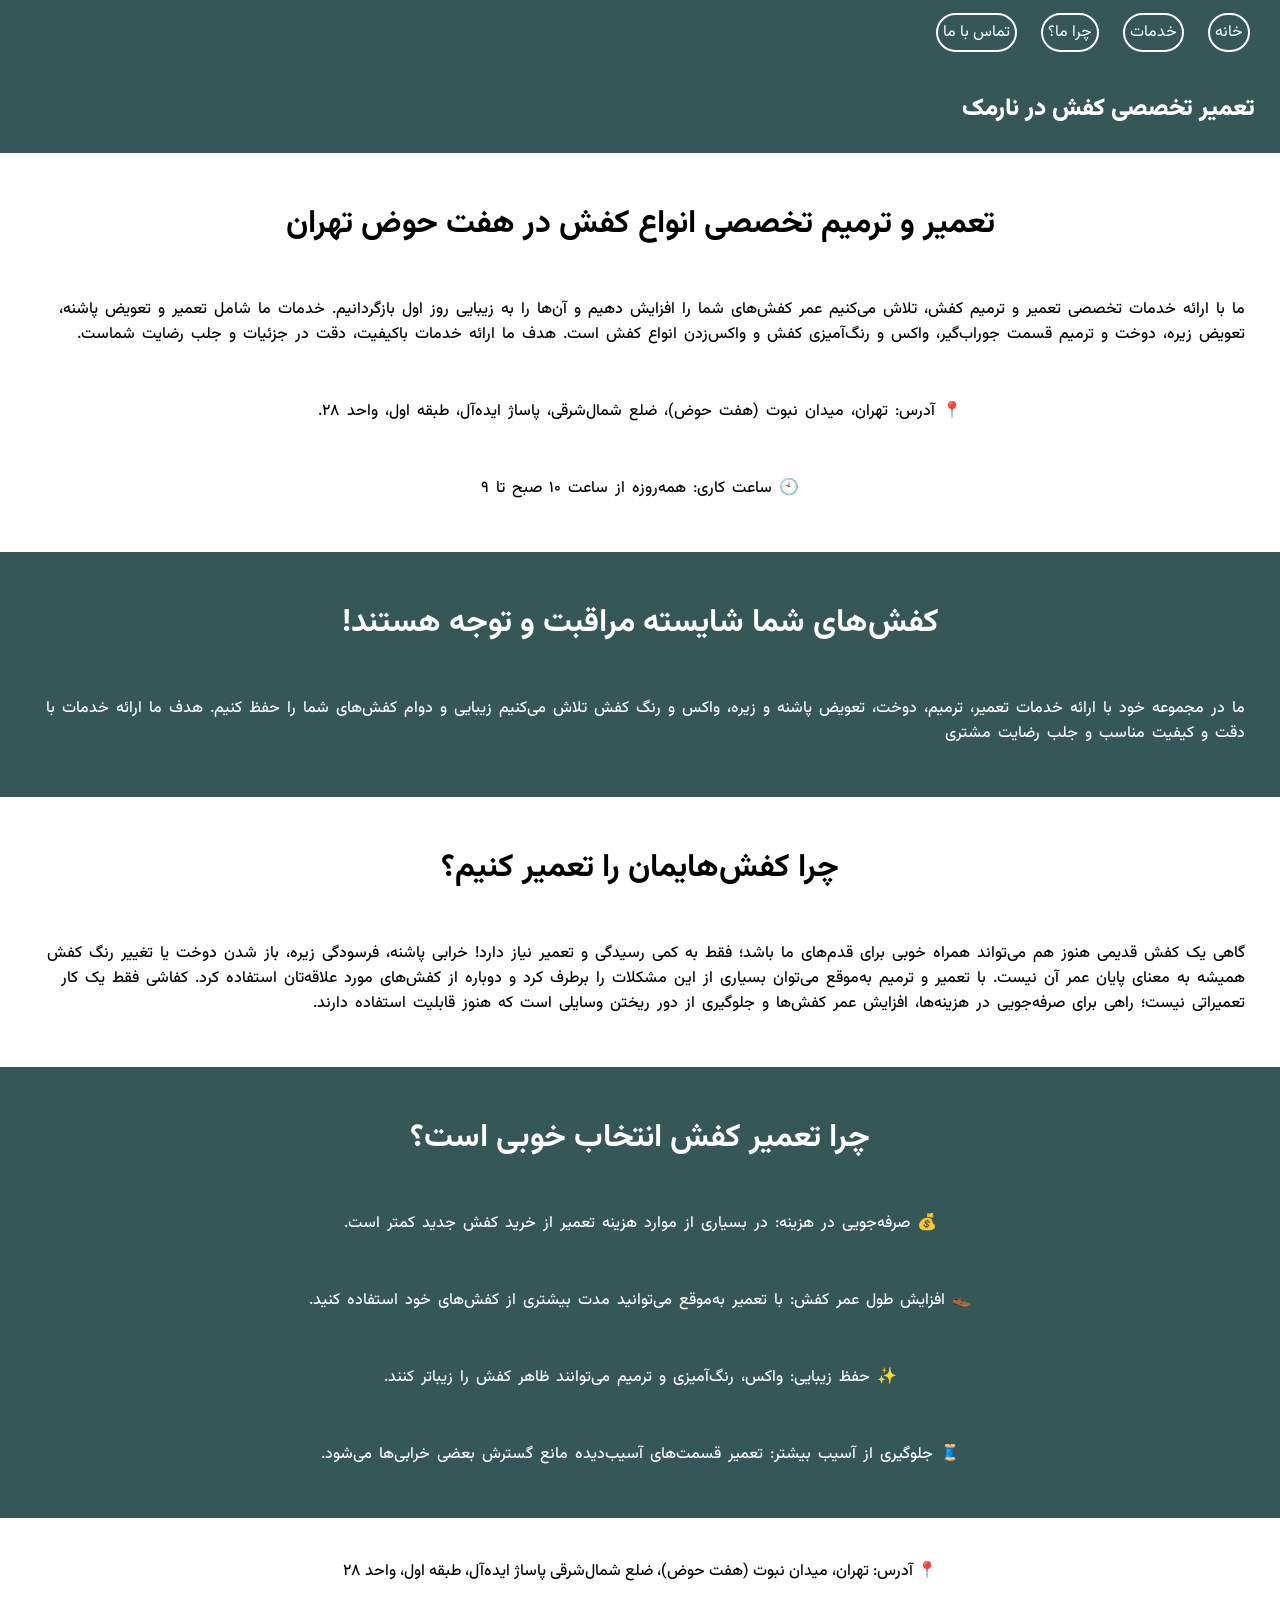
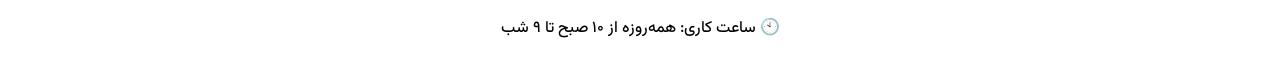
<file: index.html>
<!DOCTYPE html>
<html lang="fa" dir="rtl">
<head>
    <meta charset="UTF-8">
    <meta name="google-site-verification" content="dn191HgRqdYA2hfzpRUtCVltNuZ9rqAGHULM3zb-2aE" />
    <link rel="stylesheet" href="style.css">
    <meta name="viewport" content="width=device-width, initial-scale=1.0">
    <title>کفاشی در هفت حوض | تعمیر انواع کفش</title>
    <meta name="description" content="تعمیر کفش، تعویض زیره، ترمیم چرم، چمدان در نارمک">
    <link rel="preconnect" href="https://fonts.googleapis.com">
    <link rel="preconnect" href="https://fonts.gstatic.com" crossorigin>

    <link href="https://fonts.googleapis.com/css2?family=Vazirmatn:wght@400;500;700&display=swap" rel="stylesheet">
</head>

<body>
<header>
    <nav>
        <a href="index.html">خانه</a>
        <a href="service.html">خدمات</a>
        <a href="whywe.html">چرا ما؟</a>
        <a href="call.html">تماس با ما</a>
    </nav>
</header>





<div class="zire-header">
    تعمیر تخصصی کفش در نارمک
</div>




<main>
    <h1>
        تعمیر و ترمیم تخصصی انواع کفش در هفت حوض تهران
    </h1>

    <p>
        ما با ارائه خدمات تخصصی تعمیر و ترمیم کفش، تلاش می‌کنیم عمر کفش‌های شما را افزایش دهیم و آن‌ها را به زیبایی روز اول بازگردانیم. خدمات ما شامل تعمیر و تعویض پاشنه، تعویض زیره، دوخت و ترمیم قسمت جوراب‌گیر، واکس و رنگ‌آمیزی کفش و واکس‌زدن انواع کفش است. هدف ما ارائه خدمات باکیفیت، دقت در جزئیات و جلب رضایت شماست.
    </p>
    <p>

    
📍 آدرس: تهران، میدان نبوت (هفت حوض)، ضلع شمال‌شرقی، پاساژ ایده‌آل، طبقه اول، واحد ۲۸.
</p>
<p>
🕙 ساعت کاری: همه‌روزه از ساعت ۱۰ صبح تا ۹
    </p>
</main>






<div class="zire-main">
    <h1>کفش‌های شما شایسته مراقبت و توجه هستند!</h1>
    <p>
        ما در مجموعه خود با ارائه خدمات تعمیر، ترمیم، دوخت، تعویض پاشنه و زیره، واکس و رنگ کفش تلاش می‌کنیم زیبایی و دوام کفش‌های شما را حفظ کنیم. هدف ما ارائه خدمات با دقت و کیفیت مناسب و جلب رضایت مشتری
    </p>
</div>




<div class="normal">
    <h1>چرا کفش‌هایمان را تعمیر کنیم؟</h1>
    <p>
        گاهی یک کفش قدیمی هنوز هم می‌تواند همراه خوبی برای قدم‌های ما باشد؛ فقط به کمی رسیدگی و تعمیر نیاز دارد!

خرابی پاشنه، فرسودگی زیره، باز شدن دوخت یا تغییر رنگ کفش همیشه به معنای پایان عمر آن نیست. با تعمیر و ترمیم به‌موقع می‌توان بسیاری از این مشکلات را برطرف کرد و دوباره از کفش‌های مورد علاقه‌تان استفاده کرد.

کفاشی فقط یک کار تعمیراتی نیست؛ راهی برای صرفه‌جویی در هزینه‌ها، افزایش عمر کفش‌ها و جلوگیری از دور ریختن وسایلی است که هنوز قابلیت استفاده دارند.
    </p>
</div> 


<div class="normal1">
    <h1>
        چرا تعمیر کفش انتخاب خوبی است؟
    </h1>
    <p>
        💰 صرفه‌جویی در هزینه: در بسیاری از موارد هزینه تعمیر از خرید کفش جدید کمتر است.
    </p>

    <p>
        👞 افزایش طول عمر کفش: با تعمیر به‌موقع می‌توانید مدت بیشتری از کفش‌های خود استفاده کنید.
    </p>

    <p>
        ✨ حفظ زیبایی: واکس، رنگ‌آمیزی و ترمیم می‌توانند ظاهر کفش را زیباتر کنند.
    </p>

    <p>🧵 جلوگیری از آسیب بیشتر: تعمیر قسمت‌های آسیب‌دیده مانع گسترش بعضی خرابی‌ها می‌شود.</p>
</div>









<footer>
    <p>
        📍 آدرس: تهران، میدان نبوت (هفت حوض)، ضلع شمال‌شرقی پاساژ ایده‌آل، طبقه اول، واحد ۲۸
</p>
<p>
🕙 ساعت کاری: همه‌روزه از ۱۰ صبح تا ۹ شب
    </p>
</footer>
</body>
</html>
</file>
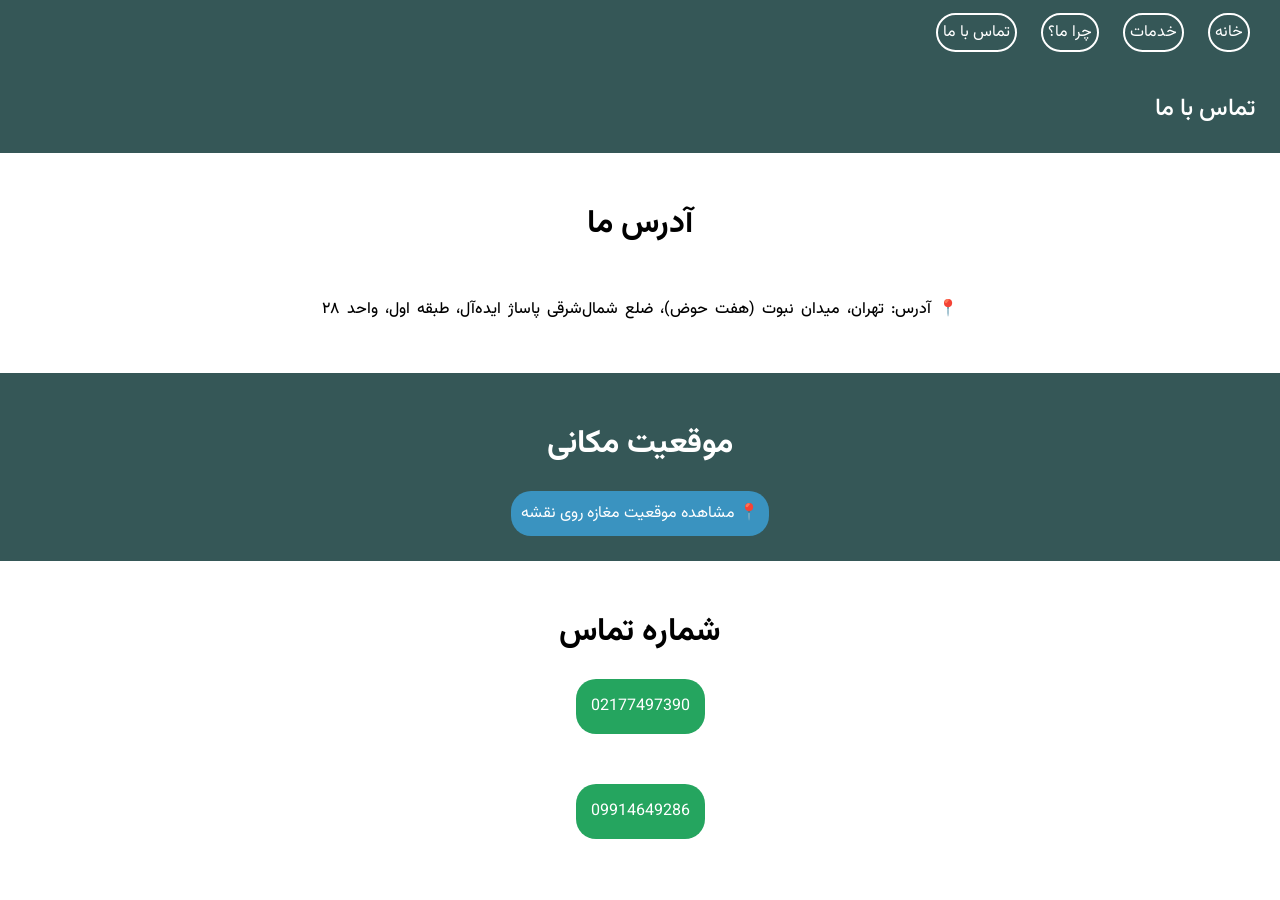
<file: call.html>
<!DOCTYPE html>
<html lang="fa" dir="rtl">
<head>
<meta charset="UTF-8">
    <link rel="stylesheet" href="call.css">
    <meta name="viewport" content="width=device-width, initial-scale=1.0">
    <title>کفاشی در نارمک | چرا ما</title>
    <meta name="description" content="تعمیر کفش، تعویض زیره، ترمیم چرم، چمدان در نارمک">
    <link rel="preconnect" href="https://fonts.googleapis.com">
    <link rel="preconnect" href="https://fonts.gstatic.com" crossorigin>

    <link href="https://fonts.googleapis.com/css2?family=Vazirmatn:wght@400;500;700&display=swap" rel="stylesheet">
</head>

<body>
<header>
    <nav>
        <a href="index.html">خانه</a>
        <a href="service.html">خدمات</a>
        <a href="whywe.html">چرا ما؟</a>
        <a href="call.html">تماس با ما</a>
    </nav>
</header>

<div class="zire-header">
تماس با ما
</div>






<div class="up">
    <h1>
آدرس ما
</h1>
    <p>
        📍 آدرس: تهران، میدان نبوت (هفت حوض)، ضلع شمال‌شرقی پاساژ ایده‌آل، طبقه اول، واحد ۲۸
</p>
</div>

<div class="down1">
    <h1>
        موقعیت مکانی
    </h1>
    <a
  href="https://www.google.com/maps/search/?api=1&query=PFJV%2B8PJ%2C+Tehran%2C+Iran"
  target="_blank"
  rel="noopener noreferrer"
  class="location-btn"
>
  📍 مشاهده موقعیت مغازه روی نقشه
</a>
</div>

<div class="up">
    <h1>
        شماره تماس
    </h1>
    <a href="tel:+982177497390">02177497390</a>
    <br><br>
    <a href="tel:+989914649286">09914649286</a>
</div>

</body>
</html>
</file>
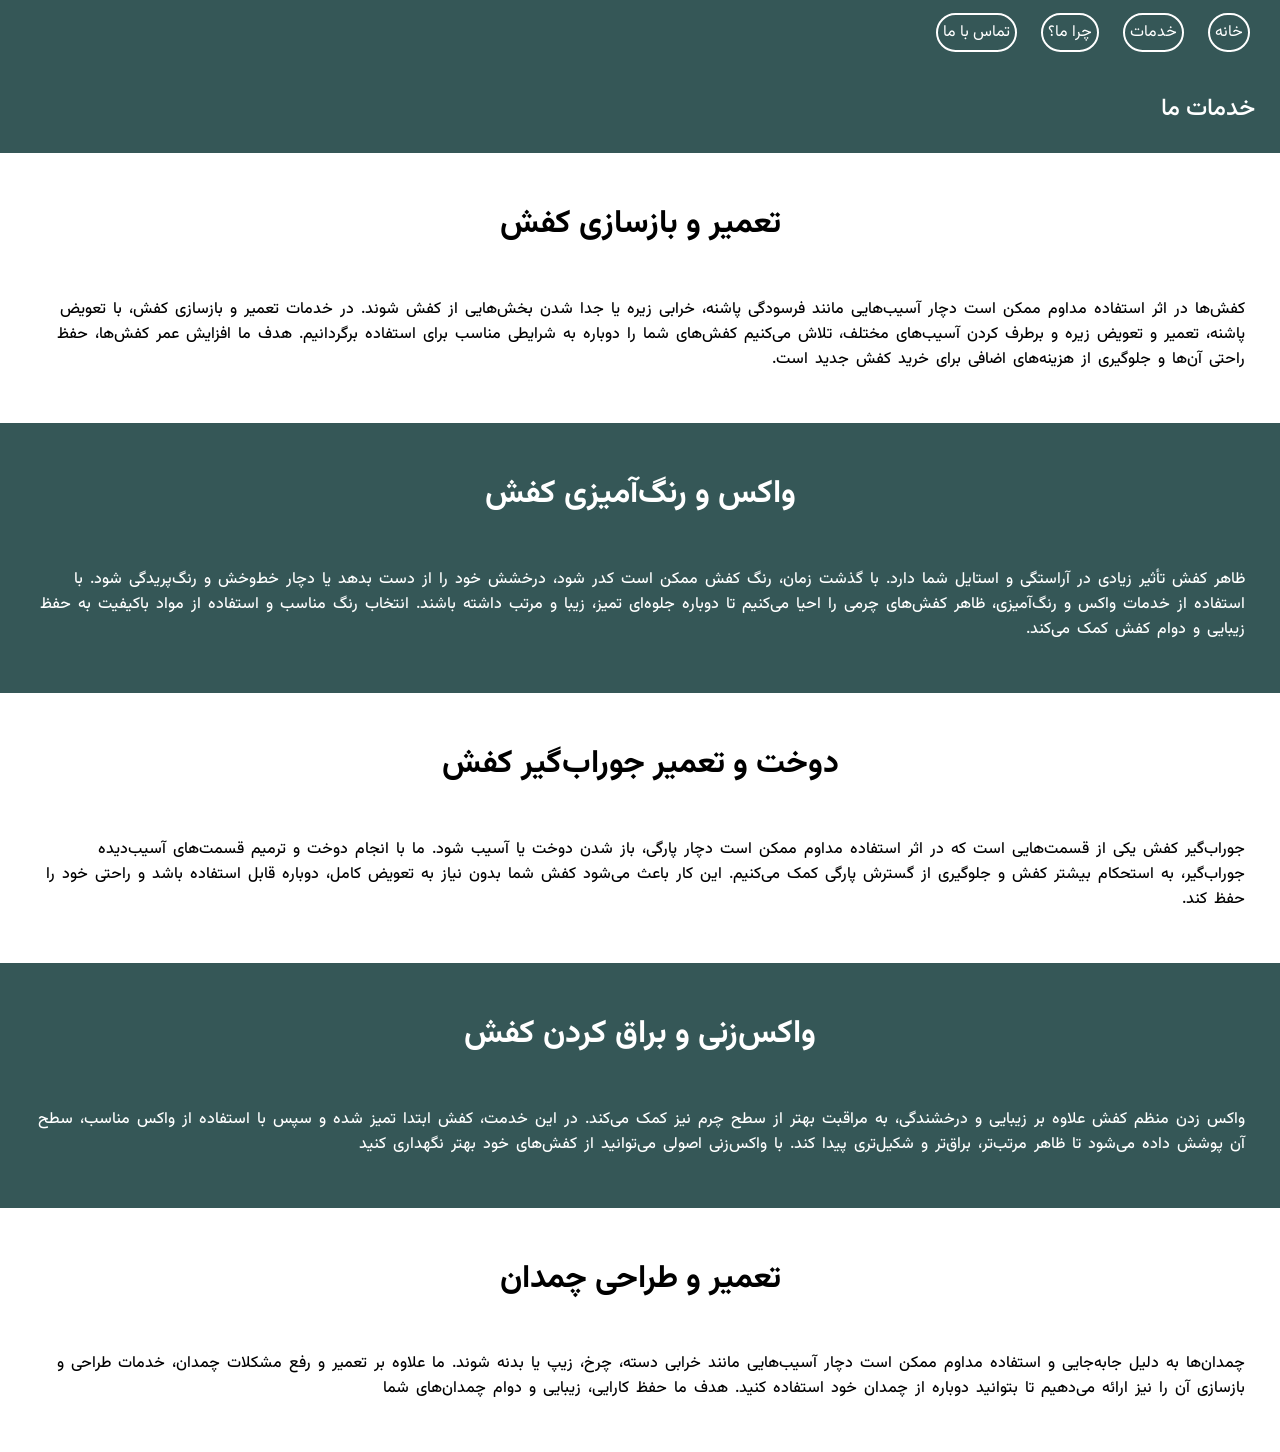
<file: service.html>
<!DOCTYPE html>
<html lang="fa" dir="rtl">
<head>
<meta charset="UTF-8">
    <link rel="stylesheet" href="service.css">
    <meta name="viewport" content="width=device-width, initial-scale=1.0">
    <title>کفاشی، واکس و رنگ کفش، چمدان، دوخت</title>
    <meta name="description" content="تعمیر کفش، تعویض زیره، ترمیم چرم، چمدان در نارمک">
    <link rel="preconnect" href="https://fonts.googleapis.com">
    <link rel="preconnect" href="https://fonts.gstatic.com" crossorigin>

    <link href="https://fonts.googleapis.com/css2?family=Vazirmatn:wght@400;500;700&display=swap" rel="stylesheet">
</head>

<body>
<header>
    <nav>
        <a href="index.html">خانه</a>
        <a href="service.html">خدمات</a>
        <a href="whywe.html">چرا ما؟</a>
        <a href="call.html">تماس با ما</a>
    </nav>
</header>

<div class="zire-header">
    خدمات ما
</div>






<div class="up">
    <h1>تعمیر و بازسازی کفش</h1>
    <p>
      کفش‌ها در اثر استفاده مداوم ممکن است دچار آسیب‌هایی مانند فرسودگی پاشنه، خرابی زیره یا جدا شدن بخش‌هایی از کفش شوند. در خدمات تعمیر و بازسازی کفش، با تعویض پاشنه، تعمیر و تعویض زیره و برطرف کردن آسیب‌های مختلف، تلاش می‌کنیم کفش‌های شما را دوباره به شرایطی مناسب برای استفاده برگردانیم. هدف ما افزایش عمر کفش‌ها، حفظ راحتی آن‌ها و جلوگیری از هزینه‌های اضافی برای خرید کفش جدید است.  
    </p>
</div>

<div class="down">
    <h1>واکس و رنگ‌آمیزی کفش</h1>
    <p>
ظاهر کفش تأثیر زیادی در آراستگی و استایل شما دارد. با گذشت زمان، رنگ کفش ممکن است کدر شود، درخشش خود را از دست بدهد یا دچار خط‌وخش و رنگ‌پریدگی شود. با استفاده از خدمات واکس و رنگ‌آمیزی، ظاهر کفش‌های چرمی را احیا می‌کنیم تا دوباره جلوه‌ای تمیز، زیبا و مرتب داشته باشند. انتخاب رنگ مناسب و استفاده از مواد باکیفیت به حفظ زیبایی و دوام کفش کمک می‌کند.
    </p>
</div>

<div class="up">
    <h1>دوخت و تعمیر جوراب‌گیر کفش</h1>
    <p>
جوراب‌گیر کفش یکی از قسمت‌هایی است که در اثر استفاده مداوم ممکن است دچار پارگی، باز شدن دوخت یا آسیب شود. ما با انجام دوخت و ترمیم قسمت‌های آسیب‌دیده جوراب‌گیر، به استحکام بیشتر کفش و جلوگیری از گسترش پارگی کمک می‌کنیم. این کار باعث می‌شود کفش شما بدون نیاز به تعویض کامل، دوباره قابل استفاده باشد و راحتی خود را حفظ کند.
    </p>
</div>

<div class="down">
    <h1>
        واکس‌زنی و براق کردن کفش
    </h1>

    <p>
        واکس زدن منظم کفش علاوه بر زیبایی و درخشندگی، به مراقبت بهتر از سطح چرم نیز کمک می‌کند. در این خدمت، کفش ابتدا تمیز شده و سپس با استفاده از واکس مناسب، سطح آن پوشش داده می‌شود تا ظاهر مرتب‌تر، براق‌تر و شکیل‌تری پیدا کند. با واکس‌زنی اصولی می‌توانید از کفش‌های خود بهتر نگهداری کنید
    </p>
</div>

<div class="up">
    <h1>
        تعمیر و طراحی چمدان
    </h1>
    <p>
        چمدان‌ها به دلیل جابه‌جایی و استفاده مداوم ممکن است دچار آسیب‌هایی مانند خرابی دسته، چرخ، زیپ یا بدنه شوند. ما علاوه بر تعمیر و رفع مشکلات چمدان، خدمات طراحی و بازسازی آن را نیز ارائه می‌دهیم تا بتوانید دوباره از چمدان خود استفاده کنید. هدف ما حفظ کارایی، زیبایی و دوام چمدان‌های شما
    </p>
</div>

</body>
</html>
</file>
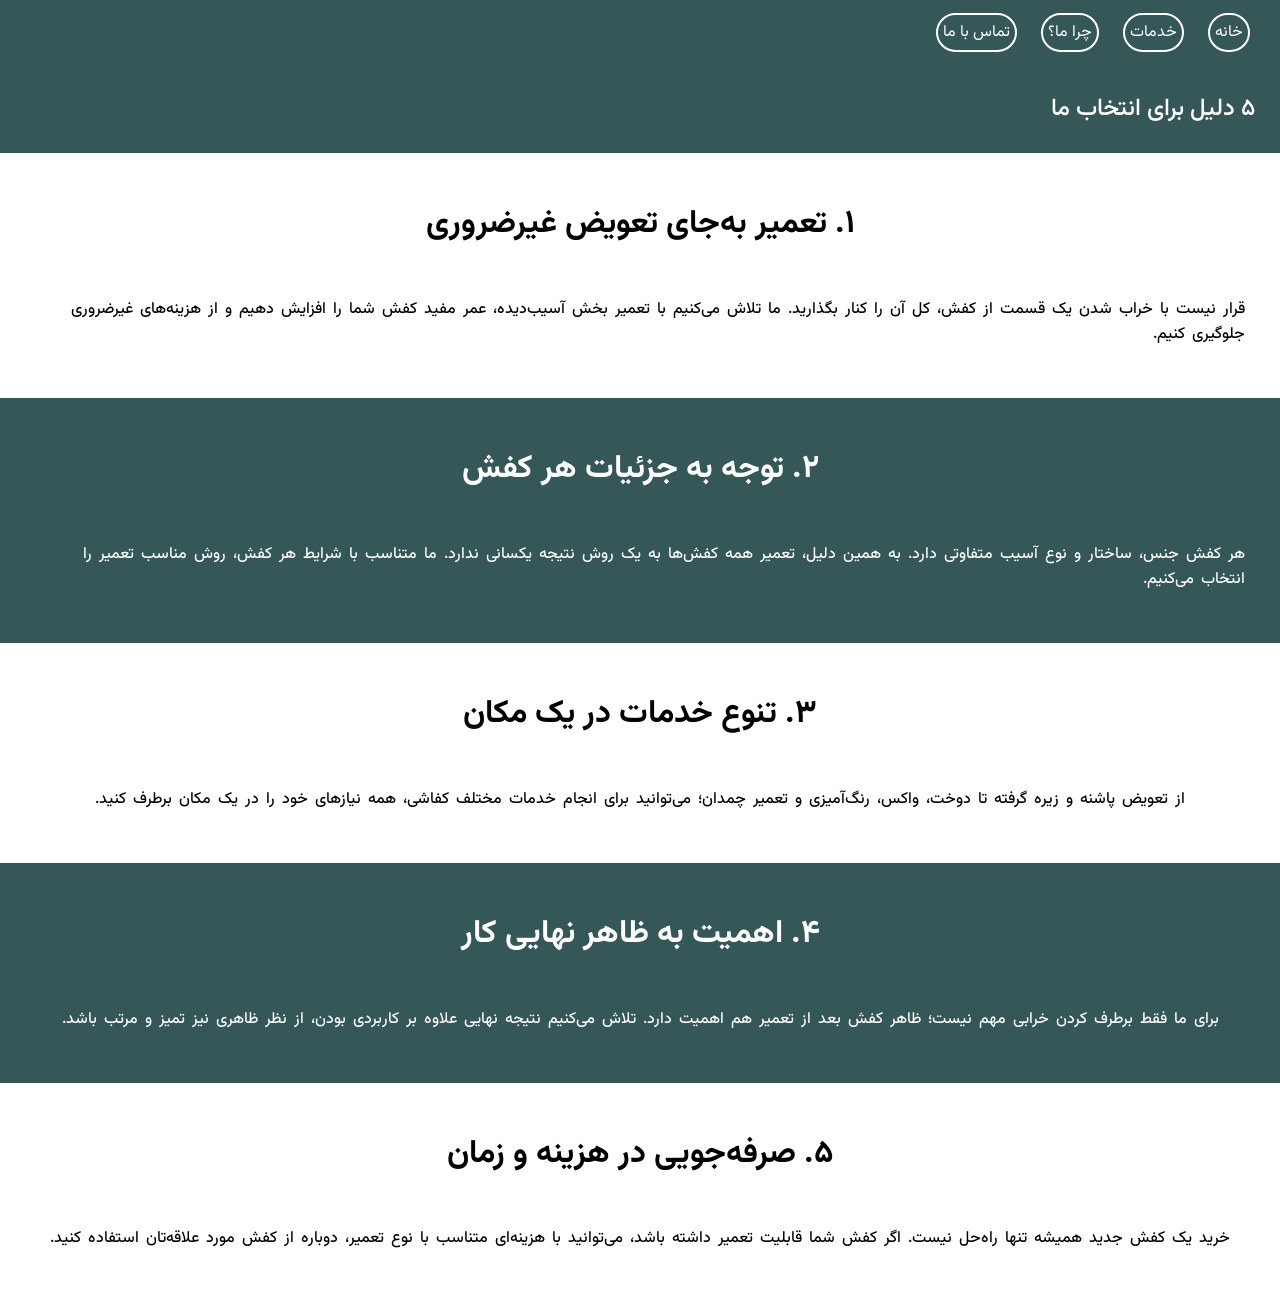
<file: whywe.html>
<!DOCTYPE html>
<html lang="fa" dir="rtl">
<head>
<meta charset="UTF-8">
    <link rel="stylesheet" href="service.css">
    <meta name="viewport" content="width=device-width, initial-scale=1.0">
    <title>کفاشی در نارمک | چرا ما</title>
    <meta name="description" content="تعمیر کفش، تعویض زیره، ترمیم چرم، چمدان در نارمک">
    <link rel="preconnect" href="https://fonts.googleapis.com">
    <link rel="preconnect" href="https://fonts.gstatic.com" crossorigin>

    <link href="https://fonts.googleapis.com/css2?family=Vazirmatn:wght@400;500;700&display=swap" rel="stylesheet">
</head>

<body>
<header>
    <nav>
        <a href="index.html">خانه</a>
        <a href="service.html">خدمات</a>
        <a href="whywe.html">چرا ما؟</a>
        <a href="call.html">تماس با ما</a>
    </nav>
</header>

<div class="zire-header">
۵ دلیل برای انتخاب ما
</div>






<div class="up">
    <h1>
۱. تعمیر به‌جای تعویض غیرضروری
</h1>
    <p>
        قرار نیست با خراب شدن یک قسمت از کفش، کل آن را کنار بگذارید. ما تلاش می‌کنیم با تعمیر بخش آسیب‌دیده، عمر مفید کفش شما را افزایش دهیم و از هزینه‌های غیرضروری جلوگیری کنیم.
    </p>
</div>

<div class="down">
    <h1>
۲. توجه به جزئیات هر کفش</h1>
    <p>
        هر کفش جنس، ساختار و نوع آسیب متفاوتی دارد. به همین دلیل، تعمیر همه کفش‌ها به یک روش نتیجه یکسانی ندارد. ما متناسب با شرایط هر کفش، روش مناسب تعمیر را انتخاب می‌کنیم.
    </p>
</div>

<div class="up">
    <h1>
۳. تنوع خدمات در یک مکان</h1>
    <p>
        از تعویض پاشنه و زیره گرفته تا دوخت، واکس، رنگ‌آمیزی و تعمیر چمدان؛ می‌توانید برای انجام خدمات مختلف کفاشی، همه نیازهای خود را در یک مکان برطرف کنید.
    </p>
</div>

<div class="down">
    <h1>
۴. اهمیت به ظاهر نهایی کار
    </h1>

    <p>
        برای ما فقط برطرف کردن خرابی مهم نیست؛ ظاهر کفش بعد از تعمیر هم اهمیت دارد. تلاش می‌کنیم نتیجه نهایی علاوه بر کاربردی بودن، از نظر ظاهری نیز تمیز و مرتب باشد.
    </p>
</div>

<div class="up">
    <h1>
۵. صرفه‌جویی در هزینه و زمان
    </h1>
    <p>
        خرید یک کفش جدید همیشه تنها راه‌حل نیست. اگر کفش شما قابلیت تعمیر داشته باشد، می‌توانید با هزینه‌ای متناسب با نوع تعمیر، دوباره از کفش مورد علاقه‌تان استفاده کنید.
    </p>
</div>

</body>
</html>
</file>
<file: style.css>
body {
    font-family: 'Vazirmatn', sans-serif;
    font-size: 16px;
    margin: 0;
    padding: 0;
}

header, .zire-header, .zire-main, .normal1 {
    background-color: rgb(53, 87, 87);
    color: white;
}

header{
    padding: 20px;
}

header nav a{
    text-decoration: none;
    color: white;
    padding: 5px;
    border: 2px solid white;
    margin: 10px;
    border-radius: 20px;

}

header nav a:hover{
    background-color: rgb(35, 54, 54);
    transition: 0.6s;
}

.zire-header{
    font-size: 1.5rem;
    padding:25px;
    font-weight: 900 ;

}





main , .normal , .zire-main , .normal1{
    padding: 25px;
    display: flex;
    flex-direction: column;
    justify-content: center;
    align-items: center;
}

main p , .normal p , .zire-main p , .normal1 p{
    font-weight: 450 ;
    padding: 10px;
    word-spacing: 3px ;
}






footer{
    padding: 25px;
    font-weight: 450 ;
    display: flex;
    flex-direction: column;
    justify-content: center;
    align-items: center;
}



@media screen and (max-width:900px) {
    
}

@media screen and (max-width:600px) {
    header nav {
        display: flex;
        flex-direction: column;
        justify-content: center ;
    }
}
</file>
<file: call.css>
body {
    font-family: 'Vazirmatn', sans-serif;
    font-size: 16px;
    margin: 0;
    padding: 0;
}

header, .down, .zire-header , .down1{
    background-color: rgb(53, 87, 87);
    color: white;
}

header{
    padding: 20px;
}

header nav a{
    text-decoration: none;
    color: white;
    padding: 5px;
    border: 2px solid white;
    margin: 10px;
    border-radius: 20px;

}

header nav a:hover{
    background-color: rgb(35, 54, 54);
    transition: 0.6s;
}

@media screen and (max-width:600px) {
    header nav {
        display: flex;
        flex-direction: column;
        justify-content: center ;
    }
}

.zire-header{
    font-size: 1.5rem;
    padding:25px;
    font-weight: 500 ;
}






.up , .down , .down1{
    padding: 25px;
    display: flex;
    flex-direction: column;
    justify-content: center;
    align-items: center;
}

.up p , .down p{
    font-weight: 450 ;
    padding: 10px;
    word-spacing: 3px ;
}

.down1 > a{
    background-color: rgb(58, 147, 192);
    text-decoration: none;
    color: white;
    padding: 10px ;
    border-radius: 20px ;
}

.down1 > a:hover{
    background-color: rgb(97, 139, 159);
    transition: 0.2s ;
}

.up > a{
    text-decoration: none;
    color: #FFFFFF ;
    background-color: #25A55F ;
    padding: 15px ;
    border-radius: 20px;
}

.up > a:hover{
    background-color: #266844 ;
    transition: 0.2s;
}
</file>
<file: service.css>
body {
    font-family: 'Vazirmatn', sans-serif;
    font-size: 16px;
    margin: 0;
    padding: 0;
}

header, .down, .zire-header {
    background-color: rgb(53, 87, 87);
    color: white;
}

header{
    padding: 20px;
}

header nav a{
    text-decoration: none;
    color: white;
    padding: 5px;
    border: 2px solid white;
    margin: 10px;
    border-radius: 20px;

}

header nav a:hover{
    background-color: rgb(35, 54, 54);
    transition: 0.6s;
}

@media screen and (max-width:600px) {
    header nav {
        display: flex;
        flex-direction: column;
        justify-content: center ;
    }
}

.zire-header{
    font-size: 1.5rem;
    padding:25px;
    font-weight: 500 ;
}






.up , .down{
    padding: 25px;
    display: flex;
    flex-direction: column;
    justify-content: center;
    align-items: center;
}

.up p , .down p{
    font-weight: 450 ;
    padding: 10px;
    word-spacing: 3px ;
}
</file>
